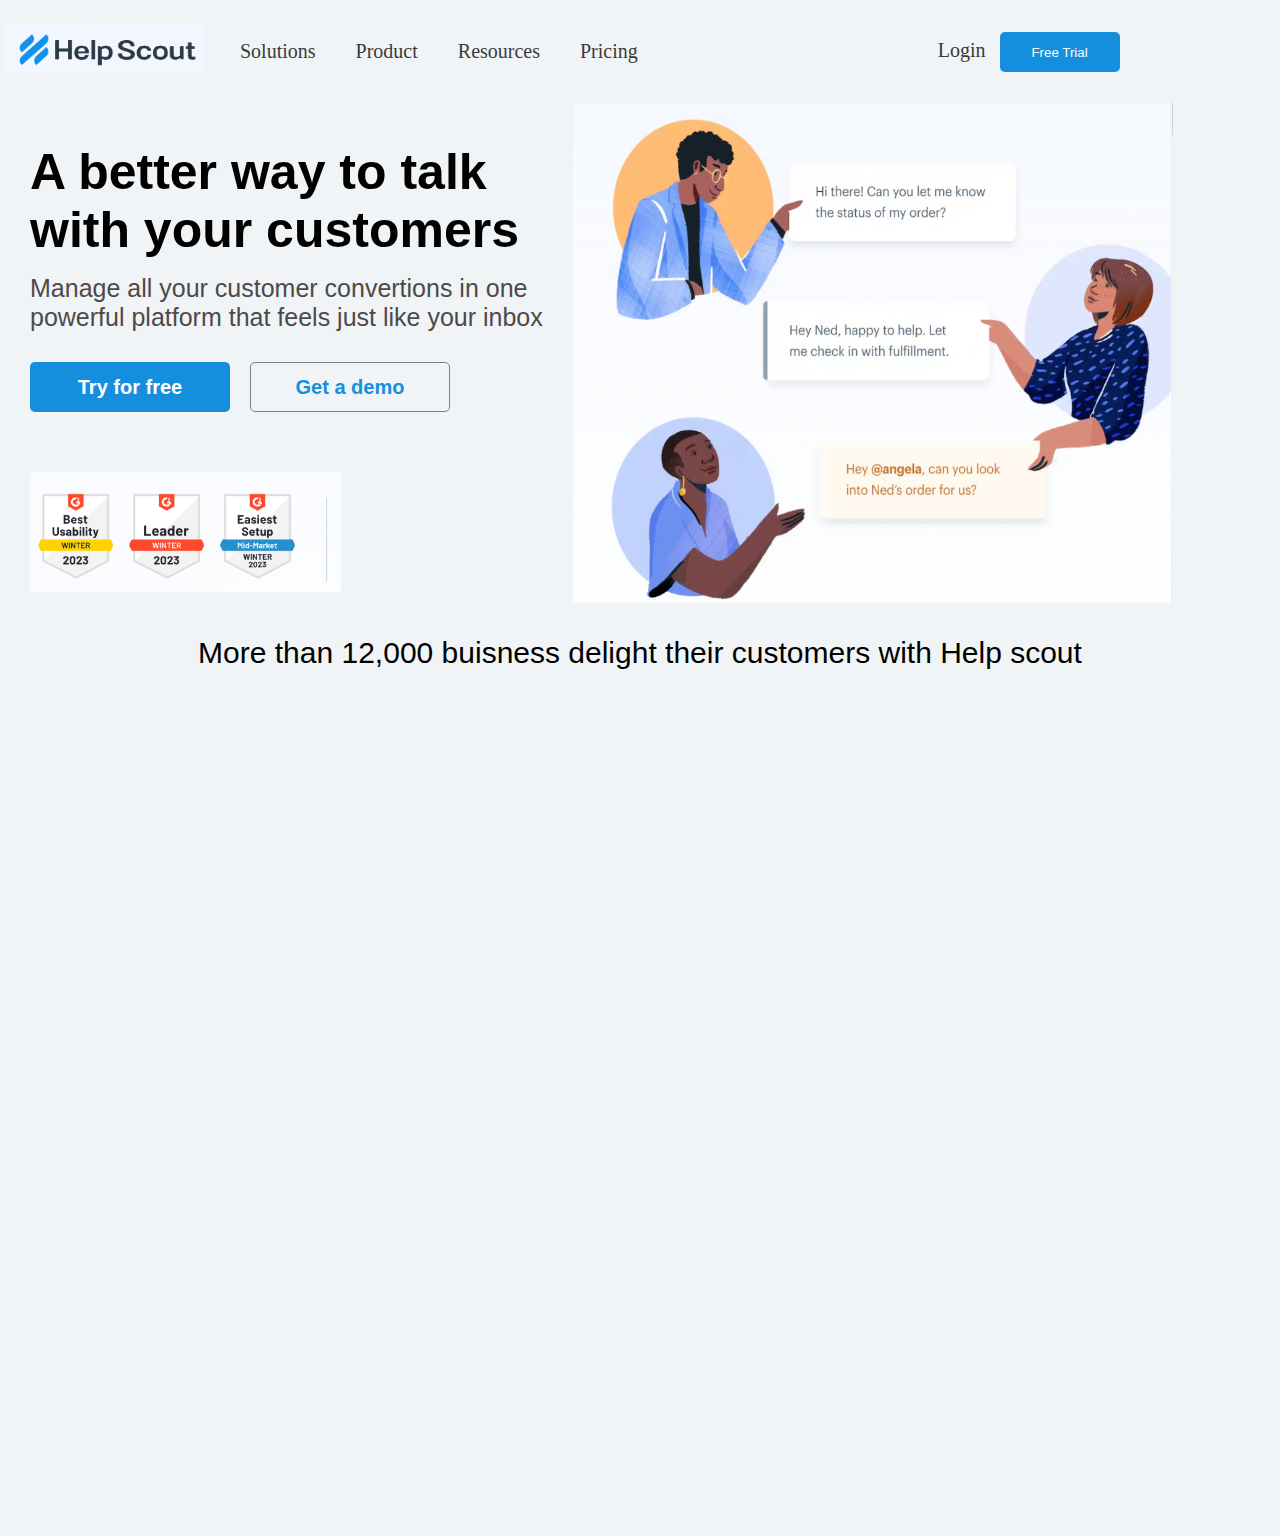
<file: index.html>
<!DOCTYPE html>
<html lang="en">
<head>
    <meta charset="UTF-8">
    <meta name="viewport" content="width=device-width, initial-scale=1.0">
    <title>Document</title>
    <link rel="stylesheet" href="style.css">
</head>
<body>
    <!-- creating a navbar  -->
    <nav class="navbar" id="navbar">
        <div class="logo">
            <img src="logo.png" alt="">

        </div>
        <div class="list">
            <ul>
                <li>Solutions</li>
                <li>Product</li>
                <li>Resources</li>
                <li>Pricing</li>
            </ul>
        </div>
        <div class="login_btn">
            <a href="#">Login</a>
            <button id="free_trail"> Free Trial </button>


            
        </div>
    </nav>
    <div class="first_page">
        <div class="content">
            <h1> A better way to talk <br> with your customers </h1>
            <p> Manage all your customer convertions in one <br> powerful platform that feels just like your inbox</p>
            <div class="two_button">
                <button id="free_btn">Try for free</button>
                <button id="demo_btn"> Get a demo </button>
            </div>
            <img src="achivements.png" alt="" id="achivements">
        </div>
        <div class="image">
            <img src="people_talking.png" alt="">
        </div>
    </div>
    <div class="second_page">
        <p>More than 12,000 buisness delight their customers with Help scout</p>
    </div>

    <script src="script.js"></script>
    
</body>
</html>
</file>
<file: style.css>
@import url('https://fonts.googleapis.com/css2?family=Roboto+Mono:ital,wght@1,200&display=swap');
@import url('https://fonts.googleapis.com/css2?family=Roboto+Mono:ital,wght@1,200&display=swap');

*{
    margin: 0;
    padding: 0;
    box-sizing: border-box;
}
body{
    background-color: rgb(241, 244, 246);
}
html{
    scroll-behavior: smooth;
}
.navbar{
    /* margin: 10px; */
    padding: 5px;
    display: flex;
    background-color: rgb(241, 244, 246);;
 
}
.logo img{
    margin-top: 18px;
    height: 50px;
    width: 200px;
}
.list{
    display: flex;
    margin: 10px;
    padding: 5px;
}
.list ul{
    display: flex;
}
.list ul li{
    padding: 20px;
    list-style: none;
    color: rgb(58, 57, 57);
    font-size: 20px;
}
.login_btn{
    margin-top: 12px;
    padding: 15px;
    margin-left: 250px;
}
.login_btn a{
    text-decoration: none;
    color: rgb(58, 57, 57);
    font-size: 20px ;
}
#free_trail{
    margin-left: 10px;
    height: 40px;
    width: 120px;
    size: 15px;
    background-color: rgb(21, 142, 222);
    color: white;
    border: none;
    border-radius: 5px;


}
#free_trail:hover{
    background-color: rgb(3, 31, 82);
    
}
.first_page{
    display: flex;

}
.content{
    margin: 40px 30px;
}
.content h1{
    font-size: 50px;
    font-family: sans-serif;
}
.content p{
    margin-top: 15px;
    font-size: 25px;
    color: rgb(77, 73, 73);
    font-family: sans-serif;
}
.image img{
    height: 500px;
    width: 600px;
}
.two_button{
    display: flex;
    margin-top: 30px;
}
#free_btn{
    width: 200px;
    height: 50px;
    background-color: rgb(21, 142, 222);
    color: white;
    font-size: 20px;
    font-weight: bold;
    border: none;
    border-radius: 5px;
}
#free_btn:hover{
   background-color:  rgb(3, 31, 82);

}
#demo_btn{
    margin-left: 20px;
    width: 200px;
    height: 50px;
    background-color: rgb(241, 244, 246);
    color: rgb(21, 142, 222);
    border: 0.5px solid grey;
    font-size: 20px;
    font-weight: bold;
    border-radius: 5px;



}
#demo_btn:hover{
    border: 2px solid rgb(21, 142, 222);
}
#achivements{
    height: 120px;
    margin-top: 60px;
}

.sticky{
    position: fixed;
    top: 0;
    width: 100%;
}
.sticky+.first_page{
    padding-top: 120px;
}

.second_page{
    height: 100vh;
    display: flex;
    flex-direction: column;
    align-items: center;

}
.second_page p{
    font-size: 30px;
    font-family: sans-serif;
    
}
</file>
